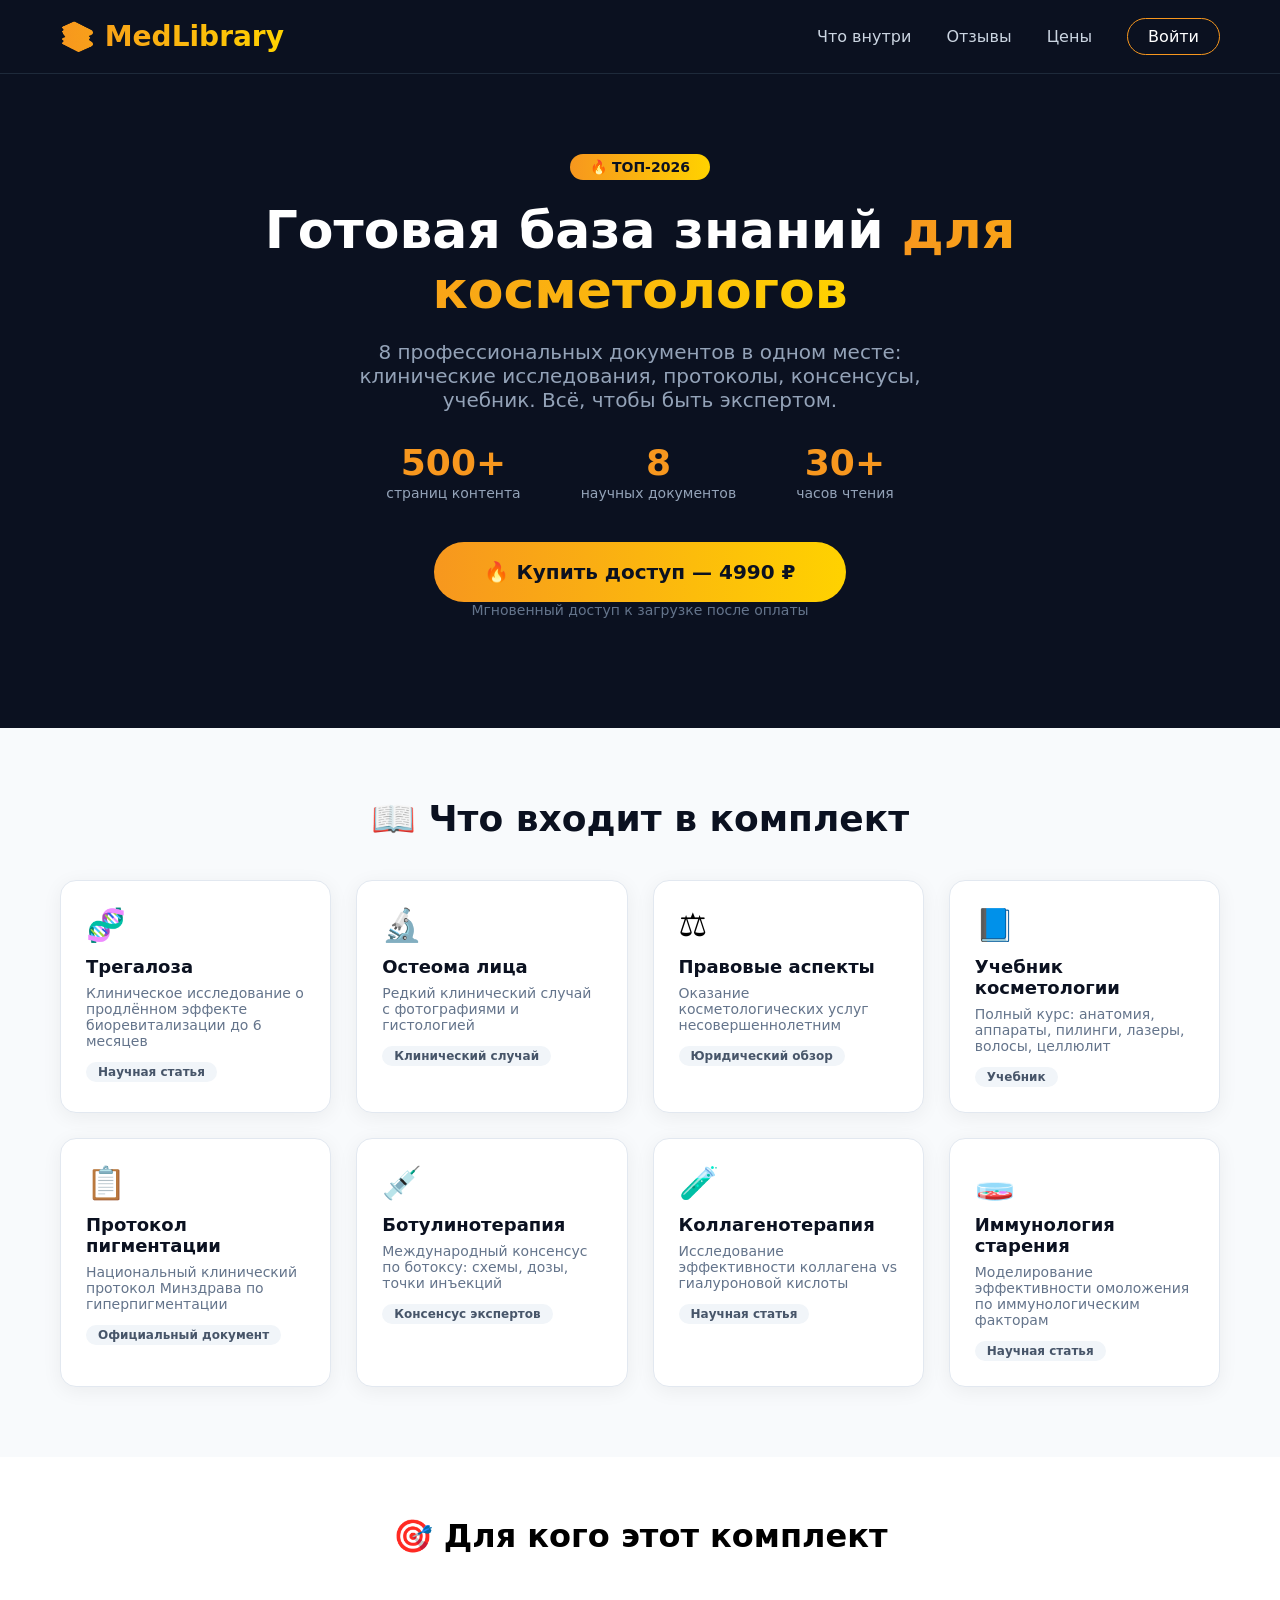
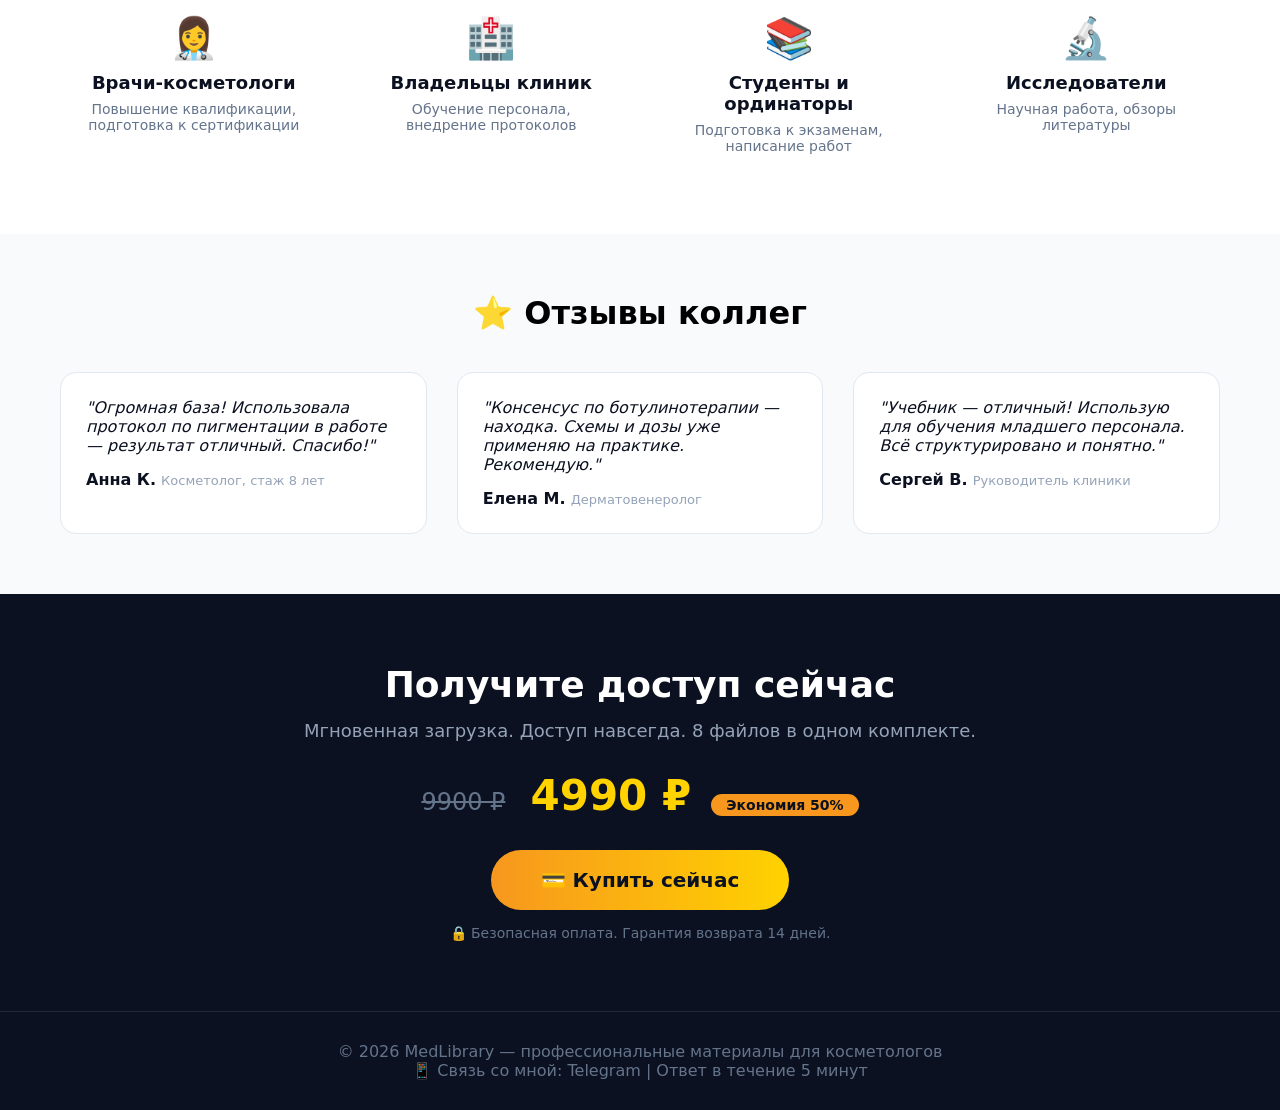
<file: index.html>
<!DOCTYPE html>
<html lang="ru">
<head>
    <meta charset="UTF-8">
    <meta name="viewport" content="width=device-width, initial-scale=1.0">
    <title>Профессиональная библиотека косметолога</title>
    <link rel="stylesheet" href="style.css">
</head>
<body>

<header>
    <div class="container">
        <div class="logo">📚 MedLibrary</div>
        <nav>
            <a href="#content">Что внутри</a>
            <a href="#reviews">Отзывы</a>
            <a href="#prices">Цены</a>
            <a href="#" class="btn-outline" id="loginBtn">Войти</a>
        </nav>
    </div>
</header>

<section class="hero">
    <div class="container">
        <div class="hero-badge">🔥 ТОП-2026</div>
        <h1>Готовая база знаний <span>для косметологов</span></h1>
        <p>8 профессиональных документов в одном месте: клинические исследования, протоколы, консенсусы, учебник. Всё, чтобы быть экспертом.</p>
        <div class="hero-stats">
            <div class="stat">
                <span class="number">500+</span>
                <span class="label">страниц контента</span>
            </div>
            <div class="stat">
                <span class="number">8</span>
                <span class="label">научных документов</span>
            </div>
            <div class="stat">
                <span class="number">30+</span>
                <span class="label">часов чтения</span>
            </div>
        </div>
        <a href="payment.html" class="btn-main">🔥 Купить доступ — 4990 ₽</a>
        <p class="sub-text">Мгновенный доступ к загрузке после оплаты</p>
    </div>
</section>

<section id="content" class="content">
    <div class="container">
        <h2>📖 Что входит в комплект</h2>
        <div class="grid">
            <div class="item">
                <div class="icon">🧬</div>
                <h3>Трегалоза</h3>
                <p>Клиническое исследование о продлённом эффекте биоревитализации до 6 месяцев</p>
                <span class="tag">Научная статья</span>
            </div>
            <div class="item">
                <div class="icon">🔬</div>
                <h3>Остеома лица</h3>
                <p>Редкий клинический случай с фотографиями и гистологией</p>
                <span class="tag">Клинический случай</span>
            </div>
            <div class="item">
                <div class="icon">⚖️</div>
                <h3>Правовые аспекты</h3>
                <p>Оказание косметологических услуг несовершеннолетним</p>
                <span class="tag">Юридический обзор</span>
            </div>
            <div class="item">
                <div class="icon">📘</div>
                <h3>Учебник косметологии</h3>
                <p>Полный курс: анатомия, аппараты, пилинги, лазеры, волосы, целлюлит</p>
                <span class="tag">Учебник</span>
            </div>
            <div class="item">
                <div class="icon">📋</div>
                <h3>Протокол пигментации</h3>
                <p>Национальный клинический протокол Минздрава по гиперпигментации</p>
                <span class="tag">Официальный документ</span>
            </div>
            <div class="item">
                <div class="icon">💉</div>
                <h3>Ботулинотерапия</h3>
                <p>Международный консенсус по ботоксу: схемы, дозы, точки инъекций</p>
                <span class="tag">Консенсус экспертов</span>
            </div>
            <div class="item">
                <div class="icon">🧪</div>
                <h3>Коллагенотерапия</h3>
                <p>Исследование эффективности коллагена vs гиалуроновой кислоты</p>
                <span class="tag">Научная статья</span>
            </div>
            <div class="item">
                <div class="icon">🧫</div>
                <h3>Иммунология старения</h3>
                <p>Моделирование эффективности омоложения по иммунологическим факторам</p>
                <span class="tag">Научная статья</span>
            </div>
        </div>
    </div>
</section>

<section id="forwhom" class="forwhom">
    <div class="container">
        <h2>🎯 Для кого этот комплект</h2>
        <div class="whom-grid">
            <div class="whom-item">
                <span>👩‍⚕️</span>
                <h4>Врачи-косметологи</h4>
                <p>Повышение квалификации, подготовка к сертификации</p>
            </div>
            <div class="whom-item">
                <span>🏥</span>
                <h4>Владельцы клиник</h4>
                <p>Обучение персонала, внедрение протоколов</p>
            </div>
            <div class="whom-item">
                <span>📚</span>
                <h4>Студенты и ординаторы</h4>
                <p>Подготовка к экзаменам, написание работ</p>
            </div>
            <div class="whom-item">
                <span>🔬</span>
                <h4>Исследователи</h4>
                <p>Научная работа, обзоры литературы</p>
            </div>
        </div>
    </div>
</section>

<section id="reviews" class="reviews">
    <div class="container">
        <h2>⭐ Отзывы коллег</h2>
        <div class="reviews-grid">
            <div class="review">
                <p>"Огромная база! Использовала протокол по пигментации в работе — результат отличный. Спасибо!"</p>
                <div class="review-author">
                    <span class="name">Анна К.</span>
                    <span class="role">Косметолог, стаж 8 лет</span>
                </div>
            </div>
            <div class="review">
                <p>"Консенсус по ботулинотерапии — находка. Схемы и дозы уже применяю на практике. Рекомендую."</p>
                <div class="review-author">
                    <span class="name">Елена М.</span>
                    <span class="role">Дерматовенеролог</span>
                </div>
            </div>
            <div class="review">
                <p>"Учебник — отличный! Использую для обучения младшего персонала. Всё структурировано и понятно."</p>
                <div class="review-author">
                    <span class="name">Сергей В.</span>
                    <span class="role">Руководитель клиники</span>
                </div>
            </div>
        </div>
    </div>
</section>

<section class="cta">
    <div class="container">
        <h2>Получите доступ сейчас</h2>
        <p>Мгновенная загрузка. Доступ навсегда. 8 файлов в одном комплекте.</p>
        <div class="price-block">
            <span class="old-price">9900 ₽</span>
            <span class="new-price">4990 ₽</span>
            <span class="save">Экономия 50%</span>
        </div>
        <a href="payment.html" class="btn-main">💳 Купить сейчас</a>
        <p class="guarantee">🔒 Безопасная оплата. Гарантия возврата 14 дней.</p>
    </div>
</section>

<footer>
    <div class="container">
        <p>© 2026 MedLibrary — профессиональные материалы для косметологов</p>
        <p>📱 Связь со мной: <a href="https://t.me/nekki1nkk">Telegram</a> | Ответ в течение 5 минут</p>
    </div>
</footer>

<script src="script.js"></script>
</body>
</html>
</file>
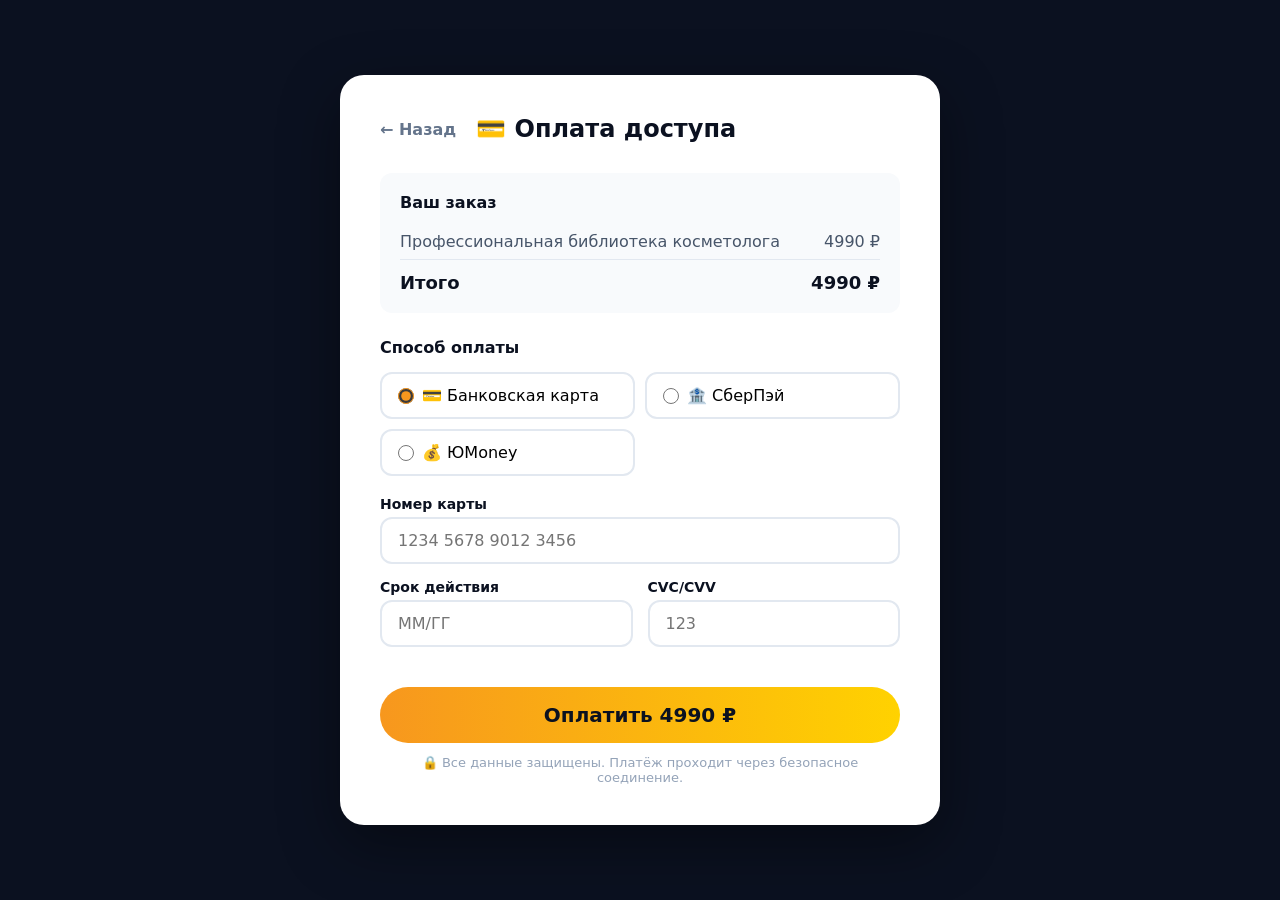
<file: payment.html>
<!DOCTYPE html>
<html lang="ru">
<head>
    <meta charset="UTF-8">
    <meta name="viewport" content="width=device-width, initial-scale=1.0">
    <title>Оплата — Профессиональная библиотека косметолога</title>
    <link rel="stylesheet" href="style.css">
</head>
<body>

<section class="payment-page">
    <div class="container">
        <div class="payment-card">
            <div class="payment-header">
                <span class="back-link"><a href="index.html">← Назад</a></span>
                <h1>💳 Оплата доступа</h1>
            </div>

            <div class="payment-body">
                <div class="order-summary">
                    <h3>Ваш заказ</h3>
                    <div class="order-item">
                        <span>Профессиональная библиотека косметолога</span>
                        <span>4990 ₽</span>
                    </div>
                    <div class="order-total">
                        <span>Итого</span>
                        <span>4990 ₽</span>
                    </div>
                </div>

                <div class="payment-form">
                    <h3>Способ оплаты</h3>
                    <div class="payment-methods">
                        <label class="method-card">
                            <input type="radio" name="method" value="card" checked>
                            <span>💳 Банковская карта</span>
                        </label>
                        <label class="method-card">
                            <input type="radio" name="method" value="sberpay">
                            <span>🏦 СберПэй</span>
                        </label>
                        <label class="method-card">
                            <input type="radio" name="method" value="yoomoney">
                            <span>💰 ЮMoney</span>
                        </label>
                    </div>

                    <div class="card-details">
                        <div class="form-group">
                            <label>Номер карты</label>
                            <input type="text" placeholder="1234 5678 9012 3456" class="card-input" id="cardNumber">
                        </div>
                        <div class="form-row">
                            <div class="form-group half">
                                <label>Срок действия</label>
                                <input type="text" placeholder="ММ/ГГ" class="card-input" id="cardExpiry">
                            </div>
                            <div class="form-group half">
                                <label>CVC/CVV</label>
                                <input type="text" placeholder="123" class="card-input" id="cardCvc">
                            </div>
                        </div>
                    </div>

                    <button class="btn-pay" id="payButton">Оплатить 4990 ₽</button>
                    <p class="secure">🔒 Все данные защищены. Платёж проходит через безопасное соединение.</p>
                </div>
            </div>
        </div>
    </div>
</section>

<script src="script.js"></script>
</body>
</html>
</file>
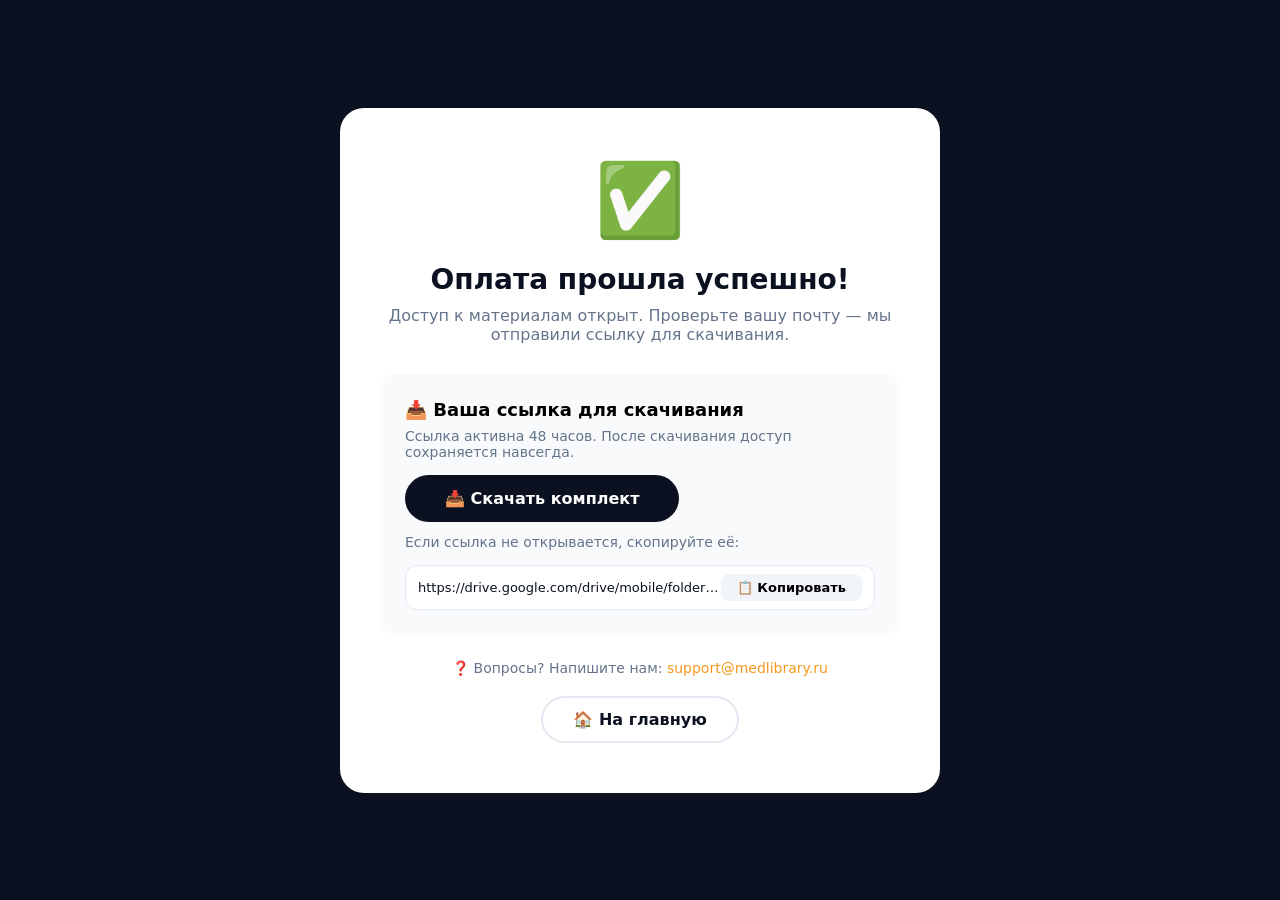
<file: success.html>
<!DOCTYPE html>
<html lang="ru">
<head>
    <meta charset="UTF-8">
    <meta name="viewport" content="width=device-width, initial-scale=1.0">
    <title>Оплата успешна!</title>
    <link rel="stylesheet" href="style.css">
</head>
<body>

<section class="success-page">
    <div class="container">
        <div class="success-card">
            <div class="success-icon">✅</div>
            <h1>Оплата прошла успешно!</h1>
            <p>Доступ к материалам открыт. Проверьте вашу почту — мы отправили ссылку для скачивания.</p>

            <div class="success-download">
                <h3>📥 Ваша ссылка для скачивания</h3>
                <p>Ссылка активна 48 часов. После скачивания доступ сохраняется навсегда.</p>
                <a href="#" class="btn-download" id="downloadLink">📥 Скачать комплект</a>
                <p class="copy-info">Если ссылка не открывается, скопируйте её:</p>
                <div class="link-box">
                    <span id="downloadUrl">https://drive.google.com/drive/mobile/folders/19cIjfMT2_U_Bw5gJ9b1rnHKl6dH4uxWy</span>
                    <button class="btn-copy" id="copyBtn">📋 Копировать</button>
                </div>
            </div>

            <div class="success-support">
                <p>❓ Вопросы? Напишите нам: <a href="mailto:support@medlibrary.ru">support@medlibrary.ru</a></p>
            </div>

            <a href="index.html" class="btn-home">🏠 На главную</a>
        </div>
    </div>
</section>

<script src="script.js"></script>
</body>
</html>
</file>
<file: style.css>
* {
    margin: 0;
    padding: 0;
    box-sizing: border-box;
    font-family: 'Segoe UI', system-ui, sans-serif;
}

.container {
    max-width: 1200px;
    margin: 0 auto;
    padding: 0 20px;
}

header {
    padding: 20px 0;
    background: #0b1120;
    color: white;
    border-bottom: 1px solid #1e2a3a;
}

header .container {
    display: flex;
    justify-content: space-between;
    align-items: center;
}

.logo {
    font-size: 28px;
    font-weight: 800;
    background: linear-gradient(90deg, #f7971e, #ffd200);
    -webkit-background-clip: text;
    -webkit-text-fill-color: transparent;
}

nav a {
    color: #cbd5e1;
    margin-left: 30px;
    text-decoration: none;
    transition: color 0.3s;
}

nav a:hover {
    color: white;
}

.btn-outline {
    border: 1px solid #f7971e;
    padding: 8px 20px;
    border-radius: 30px;
    color: white !important;
}

.hero {
    background: #0b1120;
    color: white;
    padding: 80px 0;
    text-align: center;
}

.hero-badge {
    display: inline-block;
    background: linear-gradient(90deg, #f7971e, #ffd200);
    color: #0b1120;
    padding: 5px 20px;
    border-radius: 30px;
    font-weight: 700;
    font-size: 14px;
    margin-bottom: 20px;
}

.hero h1 {
    font-size: 52px;
    margin-bottom: 20px;
}

.hero h1 span {
    background: linear-gradient(90deg, #f7971e, #ffd200);
    -webkit-background-clip: text;
    -webkit-text-fill-color: transparent;
}

.hero p {
    font-size: 20px;
    color: #94a3b8;
    max-width: 600px;
    margin: 0 auto 30px;
}

.hero-stats {
    display: flex;
    justify-content: center;
    gap: 60px;
    margin-bottom: 40px;
}

.stat .number {
    display: block;
    font-size: 36px;
    font-weight: 800;
    color: #f7971e;
}

.stat .label {
    font-size: 14px;
    color: #94a3b8;
}

.btn-main {
    display: inline-block;
    padding: 18px 50px;
    border-radius: 40px;
    border: none;
    background: linear-gradient(90deg, #f7971e, #ffd200);
    font-weight: 700;
    cursor: pointer;
    font-size: 20px;
    color: #0b1120;
    text-decoration: none;
    transition: transform 0.3s, box-shadow 0.3s;
}

.btn-main:hover {
    transform: translateY(-3px);
    box-shadow: 0 10px 40px rgba(247, 151, 30, 0.4);
}

.sub-text {
    margin-top: 15px;
    font-size: 14px !important;
    color: #64748b !important;
}

.content {
    padding: 70px 0;
    background: #f8fafc;
}

.content h2 {
    text-align: center;
    font-size: 36px;
    margin-bottom: 40px;
    color: #0b1120;
}

.grid {
    display: grid;
    grid-template-columns: repeat(4, 1fr);
    gap: 25px;
}

.item {
    background: white;
    padding: 25px;
    border-radius: 16px;
    box-shadow: 0 4px 20px rgba(0,0,0,0.06);
    transition: transform 0.3s, box-shadow 0.3s;
    border: 1px solid #e2e8f0;
}

.item:hover {
    transform: translateY(-5px);
    box-shadow: 0 10px 40px rgba(0,0,0,0.1);
}

.item .icon {
    font-size: 32px;
    margin-bottom: 12px;
}

.item h3 {
    font-size: 18px;
    margin-bottom: 8px;
    color: #0b1120;
}

.item p {
    font-size: 14px;
    color: #64748b;
    margin-bottom: 12px;
}

.tag {
    display: inline-block;
    background: #f1f5f9;
    color: #475569;
    padding: 3px 12px;
    border-radius: 30px;
    font-size: 12px;
    font-weight: 600;
}

.forwhom {
    padding: 60px 0;
    background: white;
}

.forwhom h2 {
    text-align: center;
    font-size: 32px;
    margin-bottom: 40px;
}

.whom-grid {
    display: grid;
    grid-template-columns: repeat(4, 1fr);
    gap: 30px;
}

.whom-item {
    text-align: center;
    padding: 20px;
}

.whom-item span {
    font-size: 40px;
    display: block;
    margin-bottom: 10px;
}

.whom-item h4 {
    font-size: 18px;
    margin-bottom: 8px;
    color: #0b1120;
}

.whom-item p {
    color: #64748b;
    font-size: 14px;
}

.reviews {
    padding: 60px 0;
    background: #f8fafc;
}

.reviews h2 {
    text-align: center;
    font-size: 32px;
    margin-bottom: 40px;
}

.reviews-grid {
    display: grid;
    grid-template-columns: repeat(3, 1fr);
    gap: 30px;
}

.review {
    background: white;
    padding: 25px;
    border-radius: 16px;
    border: 1px solid #e2e8f0;
}

.review p {
    color: #0b1120;
    font-style: italic;
    margin-bottom: 15px;
}

.review-author .name {
    font-weight: 700;
    color: #0b1120;
}

.review-author .role {
    font-size: 13px;
    color: #94a3b8;
}

.cta {
    padding: 70px 0;
    background: #0b1120;
    text-align: center;
    color: white;
}

.cta h2 {
    font-size: 36px;
    margin-bottom: 15px;
}

.cta p {
    color: #94a3b8;
    font-size: 18px;
}

.price-block {
    margin: 30px 0;
}

.old-price {
    font-size: 24px;
    text-decoration: line-through;
    color: #64748b;
    margin-right: 20px;
}

.new-price {
    font-size: 42px;
    font-weight: 800;
    color: #ffd200;
}

.save {
    display: inline-block;
    background: #f7971e;
    color: #0b1120;
    padding: 3px 15px;
    border-radius: 30px;
    font-weight: 700;
    font-size: 14px;
    margin-left: 15px;
}

.guarantee {
    margin-top: 15px;
    font-size: 14px !important;
    color: #64748b !important;
}

.payment-page {
    background: #0b1120;
    min-height: 100vh;
    display: flex;
    align-items: center;
    padding: 60px 0;
}

.payment-card {
    background: white;
    max-width: 600px;
    margin: 0 auto;
    border-radius: 24px;
    padding: 40px;
    box-shadow: 0 20px 60px rgba(0,0,0,0.4);
}

.payment-header {
    display: flex;
    align-items: center;
    margin-bottom: 30px;
}

.back-link a {
    color: #64748b;
    text-decoration: none;
    margin-right: 20px;
    font-weight: 600;
}

.payment-header h1 {
    font-size: 24px;
    color: #0b1120;
}

.order-summary {
    background: #f8fafc;
    padding: 20px;
    border-radius: 12px;
    margin-bottom: 25px;
}

.order-summary h3 {
    font-size: 16px;
    margin-bottom: 12px;
    color: #0b1120;
}

.order-item {
    display: flex;
    justify-content: space-between;
    padding: 8px 0;
    border-bottom: 1px solid #e2e8f0;
    color: #475569;
}

.order-total {
    display: flex;
    justify-content: space-between;
    padding: 12px 0 0;
    font-weight: 700;
    font-size: 18px;
    color: #0b1120;
}

.payment-form h3 {
    font-size: 16px;
    margin-bottom: 15px;
    color: #0b1120;
}

.payment-methods {
    display: grid;
    grid-template-columns: 1fr 1fr;
    gap: 10px;
    margin-bottom: 20px;
}

.method-card {
    display: flex;
    align-items: center;
    gap: 8px;
    padding: 12px 16px;
    border: 2px solid #e2e8f0;
    border-radius: 12px;
    cursor: pointer;
    transition: border-color 0.3s;
}

.method-card:hover {
    border-color: #f7971e;
}

.method-card input[type="radio"] {
    accent-color: #f7971e;
    width: 16px;
    height: 16px;
}

.card-details {
    margin-bottom: 25px;
}

.form-group {
    margin-bottom: 15px;
}

.form-group label {
    display: block;
    font-size: 14px;
    font-weight: 600;
    color: #0b1120;
    margin-bottom: 5px;
}

.card-input {
    width: 100%;
    padding: 12px 16px;
    border: 2px solid #e2e8f0;
    border-radius: 12px;
    font-size: 16px;
    transition: border-color 0.3s;
}

.card-input:focus {
    outline: none;
    border-color: #f7971e;
}

.form-row {
    display: flex;
    gap: 15px;
}

.form-group.half {
    flex: 1;
}

.btn-pay {
    width: 100%;
    padding: 16px;
    border: none;
    border-radius: 40px;
    background: linear-gradient(90deg, #f7971e, #ffd200);
    font-size: 20px;
    font-weight: 700;
    color: #0b1120;
    cursor: pointer;
    transition: transform 0.3s;
}

.btn-pay:hover {
    transform: scale(1.02);
}

.secure {
    text-align: center;
    font-size: 13px;
    color: #94a3b8;
    margin-top: 12px;
}

.success-page {
    background: #0b1120;
    min-height: 100vh;
    display: flex;
    align-items: center;
    padding: 40px 0;
}

.success-card {
    background: white;
    max-width: 600px;
    margin: 0 auto;
    border-radius: 24px;
    padding: 50px 40px;
    text-align: center;
}

.success-icon {
    font-size: 72px;
    margin-bottom: 20px;
}

.success-card h1 {
    font-size: 28px;
    color: #0b1120;
    margin-bottom: 10px;
}

.success-card > p {
    color: #64748b;
    font-size: 16px;
    margin-bottom: 30px;
}

.success-download {
    background: #f8fafc;
    padding: 25px;
    border-radius: 16px;
    margin-bottom: 25px;
    text-align: left;
}

.success-download h3 {
    font-size: 18px;
    margin-bottom: 8px;
}

.success-download > p {
    color: #64748b;
    font-size: 14px;
    margin-bottom: 15px;
}

.btn-download {
    display: inline-block;
    padding: 14px 40px;
    border-radius: 40px;
    background: #0b1120;
    color: white;
    text-decoration: none;
    font-weight: 700;
    transition: background 0.3s;
}

.btn-download:hover {
    background: #1e2a3a;
}

.copy-info {
    font-size: 13px;
    color: #94a3b8;
    margin-top: 12px;
}

.link-box {
    display: flex;
    align-items: center;
    background: white;
    border: 1px solid #e2e8f0;
    border-radius: 12px;
    padding: 8px 12px;
    margin-top: 8px;
}

.link-box span {
    flex: 1;
    font-size: 13px;
    color: #0b1120;
    overflow: hidden;
    text-overflow: ellipsis;
    white-space: nowrap;
}

.btn-copy {
    padding: 6px 16px;
    border: none;
    border-radius: 8px;
    background: #f1f5f9;
    cursor: pointer;
    font-weight: 600;
    font-size: 13px;
}

.btn-copy:hover {
    background: #e2e8f0;
}

.success-support {
    margin: 20px 0;
    font-size: 14px;
    color: #64748b;
}

.success-support a {
    color: #f7971e;
    text-decoration: none;
}

.btn-home {
    display: inline-block;
    padding: 12px 30px;
    border-radius: 40px;
    border: 2px solid #e2e8f0;
    color: #0b1120;
    text-decoration: none;
    font-weight: 600;
}

.btn-home:hover {
    background: #f8fafc;
}

footer {
    background: #0b1120;
    color: #64748b;
    padding: 30px 0;
    text-align: center;
    border-top: 1px solid #1e2a3a;
}

footer a {
    color: #64748b;
    text-decoration: none;
}

footer a:hover {
    color: white;
}

@media (max-width: 768px) {
    .grid {
        grid-template-columns: 1fr;
    }
    .whom-grid, .reviews-grid {
        grid-template-columns: 1fr;
    }
    .hero h1 {
        font-size: 32px;
    }
    .hero-stats {
        gap: 30px;
        flex-wrap: wrap;
    }
    .payment-methods {
        grid-template-columns: 1fr;
    }
    .form-row {
        flex-direction: column;
    }
    .link-box {
        flex-wrap: wrap;
        gap: 8px;
    }
    .link-box span {
        white-space: normal;
        word-break: break-all;
    }
}
</file>
